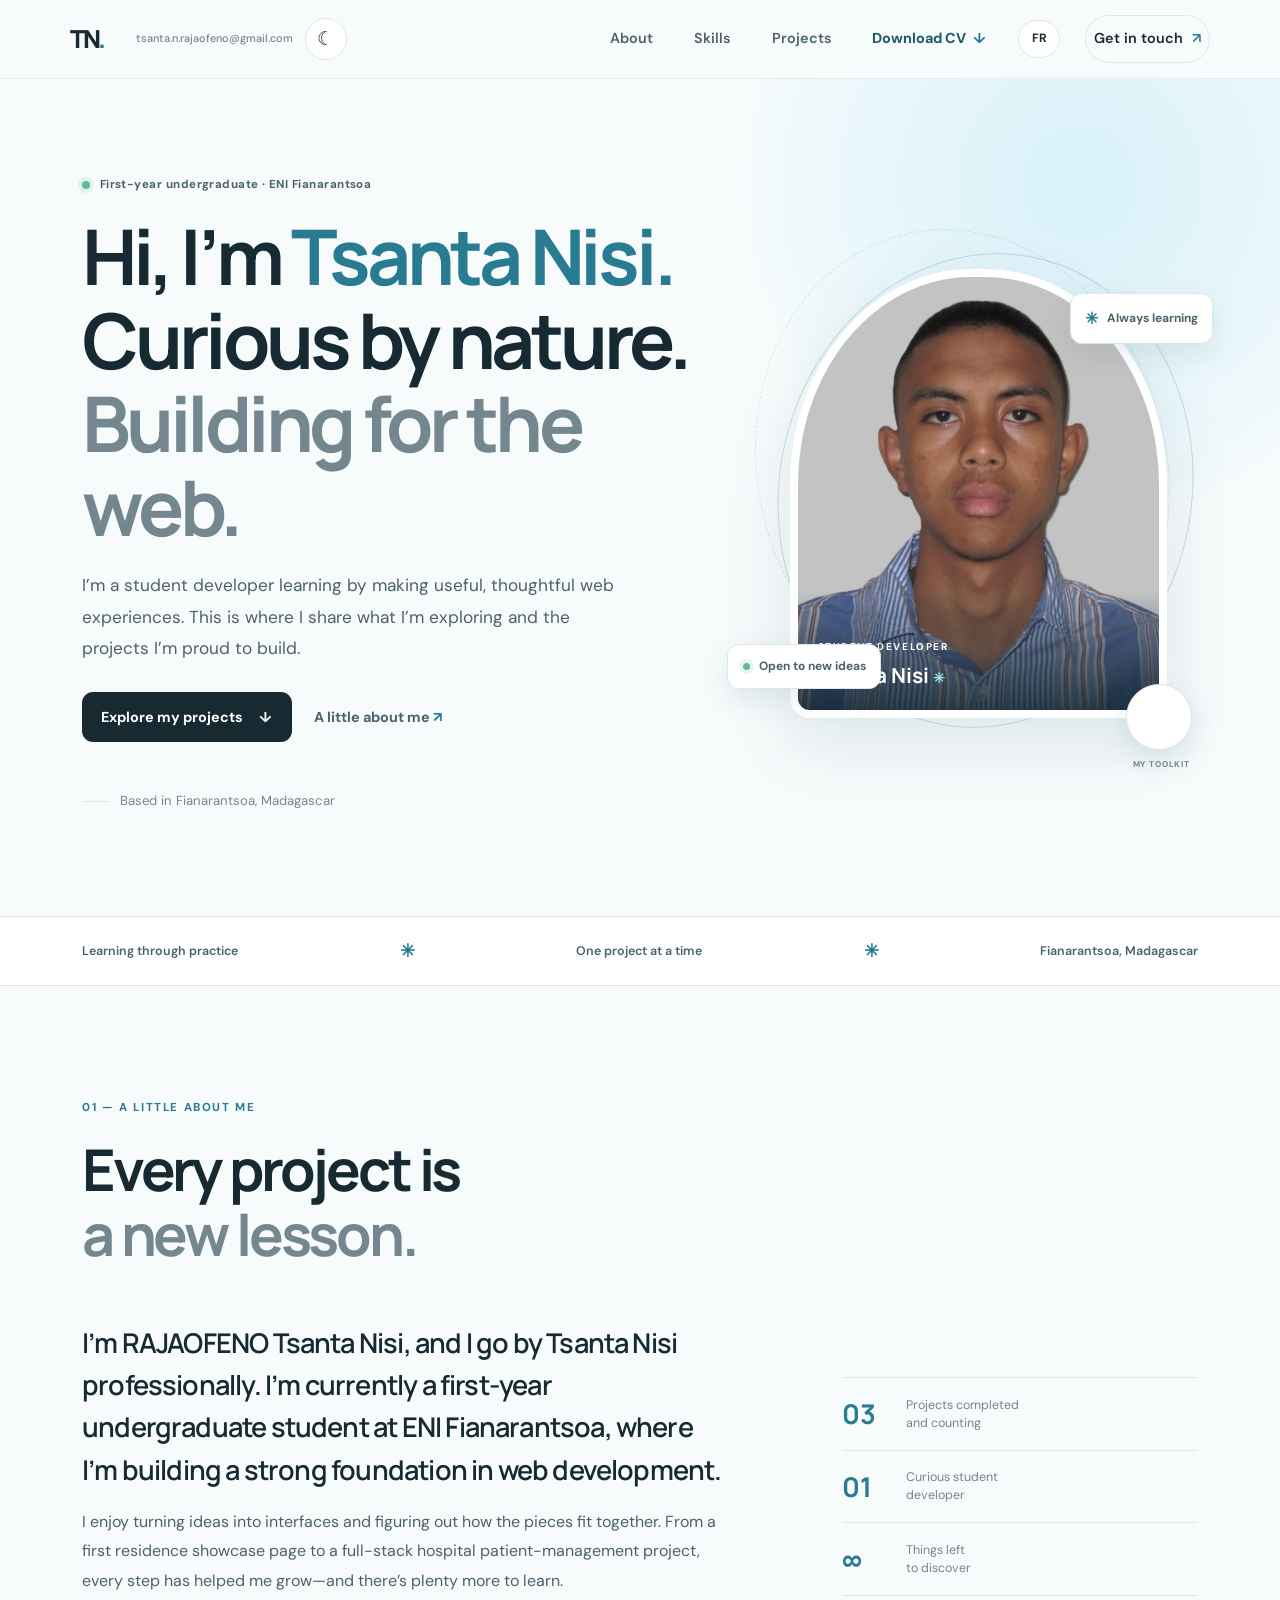
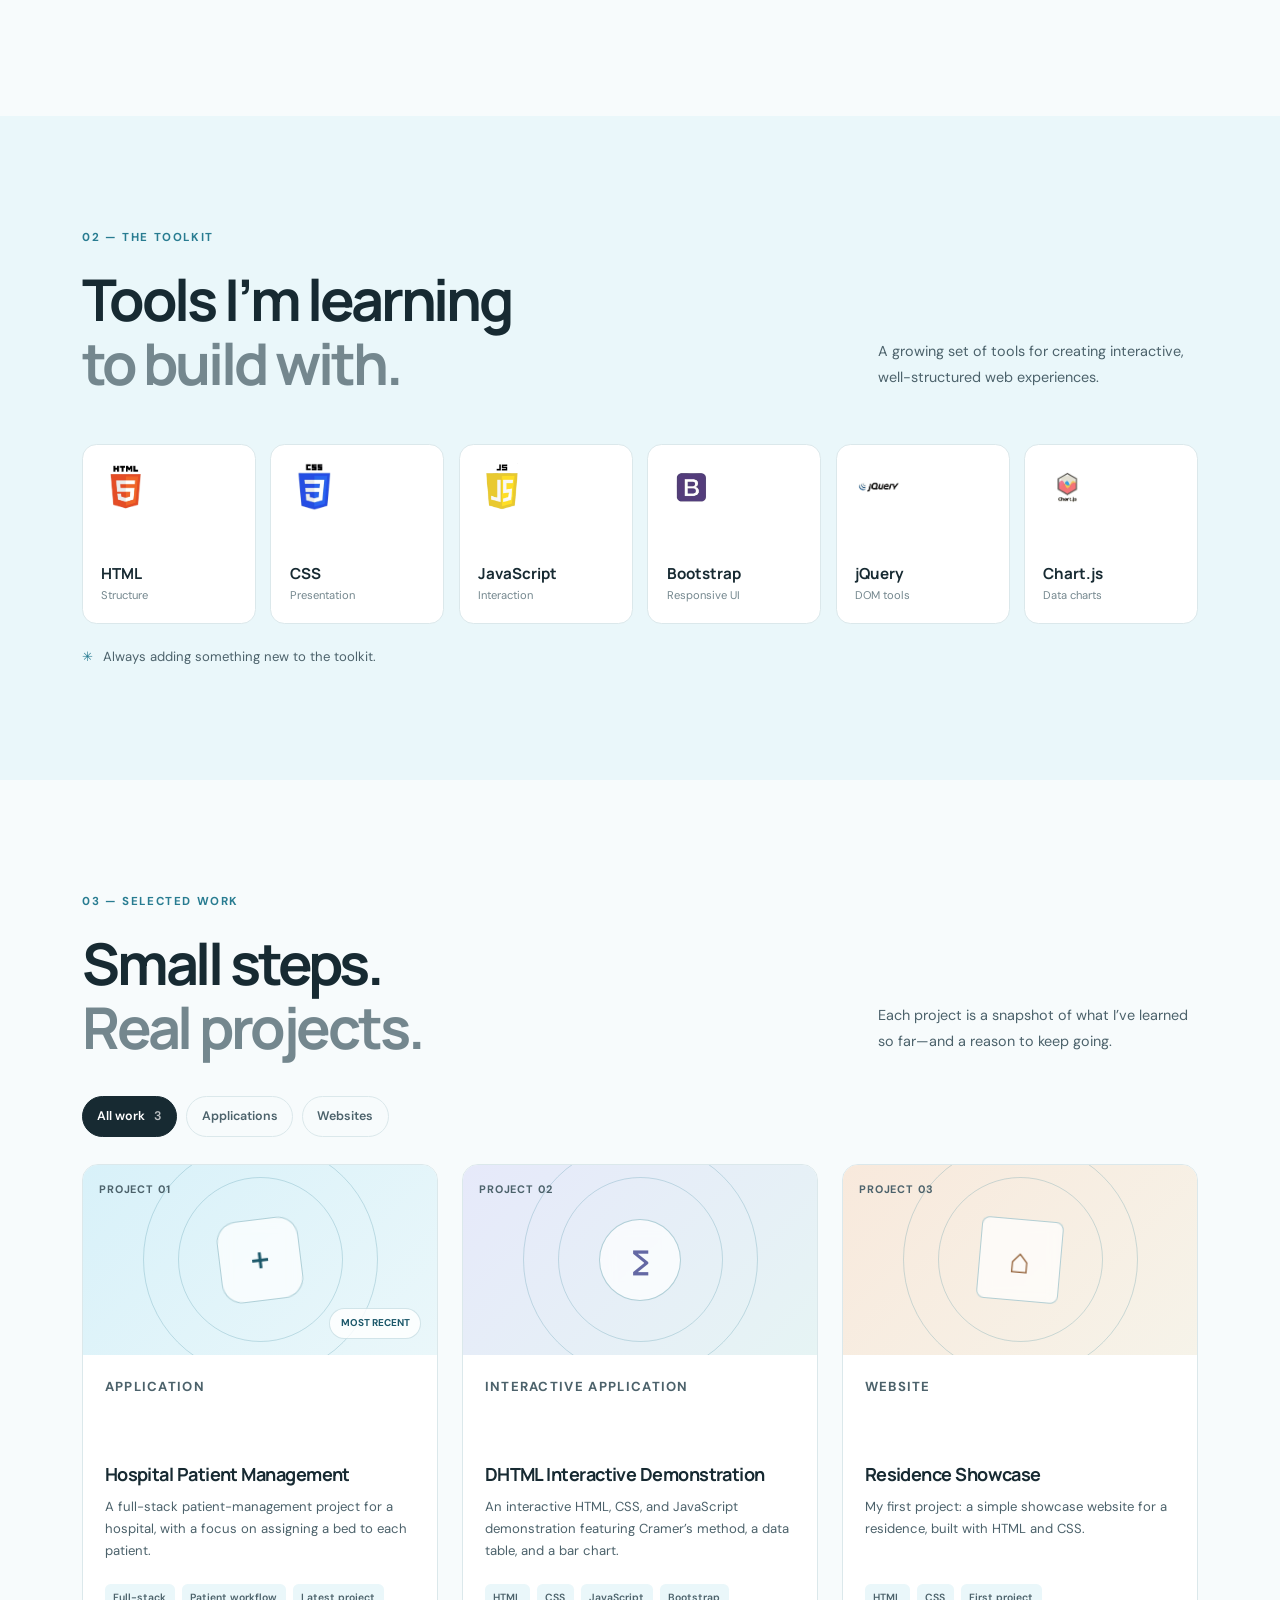
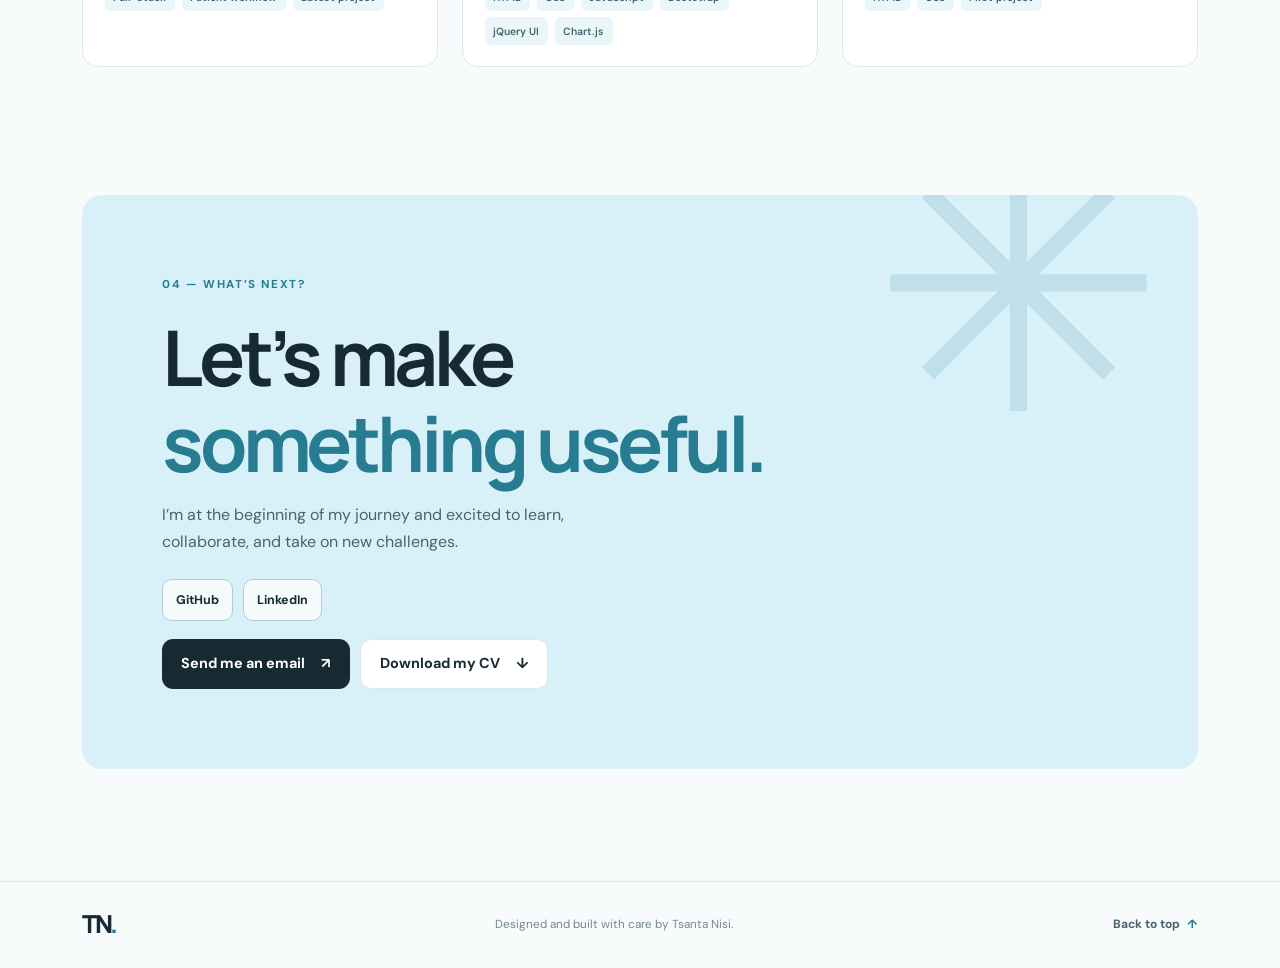
<file: index.html>
<!doctype html>
<html lang="en">
  <head>
    <meta charset="utf-8" />
    <meta http-equiv="refresh" content="0; url=./html/index.html" />
    <meta name="viewport" content="width=device-width, initial-scale=1" />
    <title>Tsanta Nisi | Portfolio</title>
    <script>
      window.location.replace("./html/index.html");
    </script>
  </head>
  <body>
    <p>Redirecting to <a href="./html/index.html">portfolio</a>...</p>
  </body>
</html>
</file>
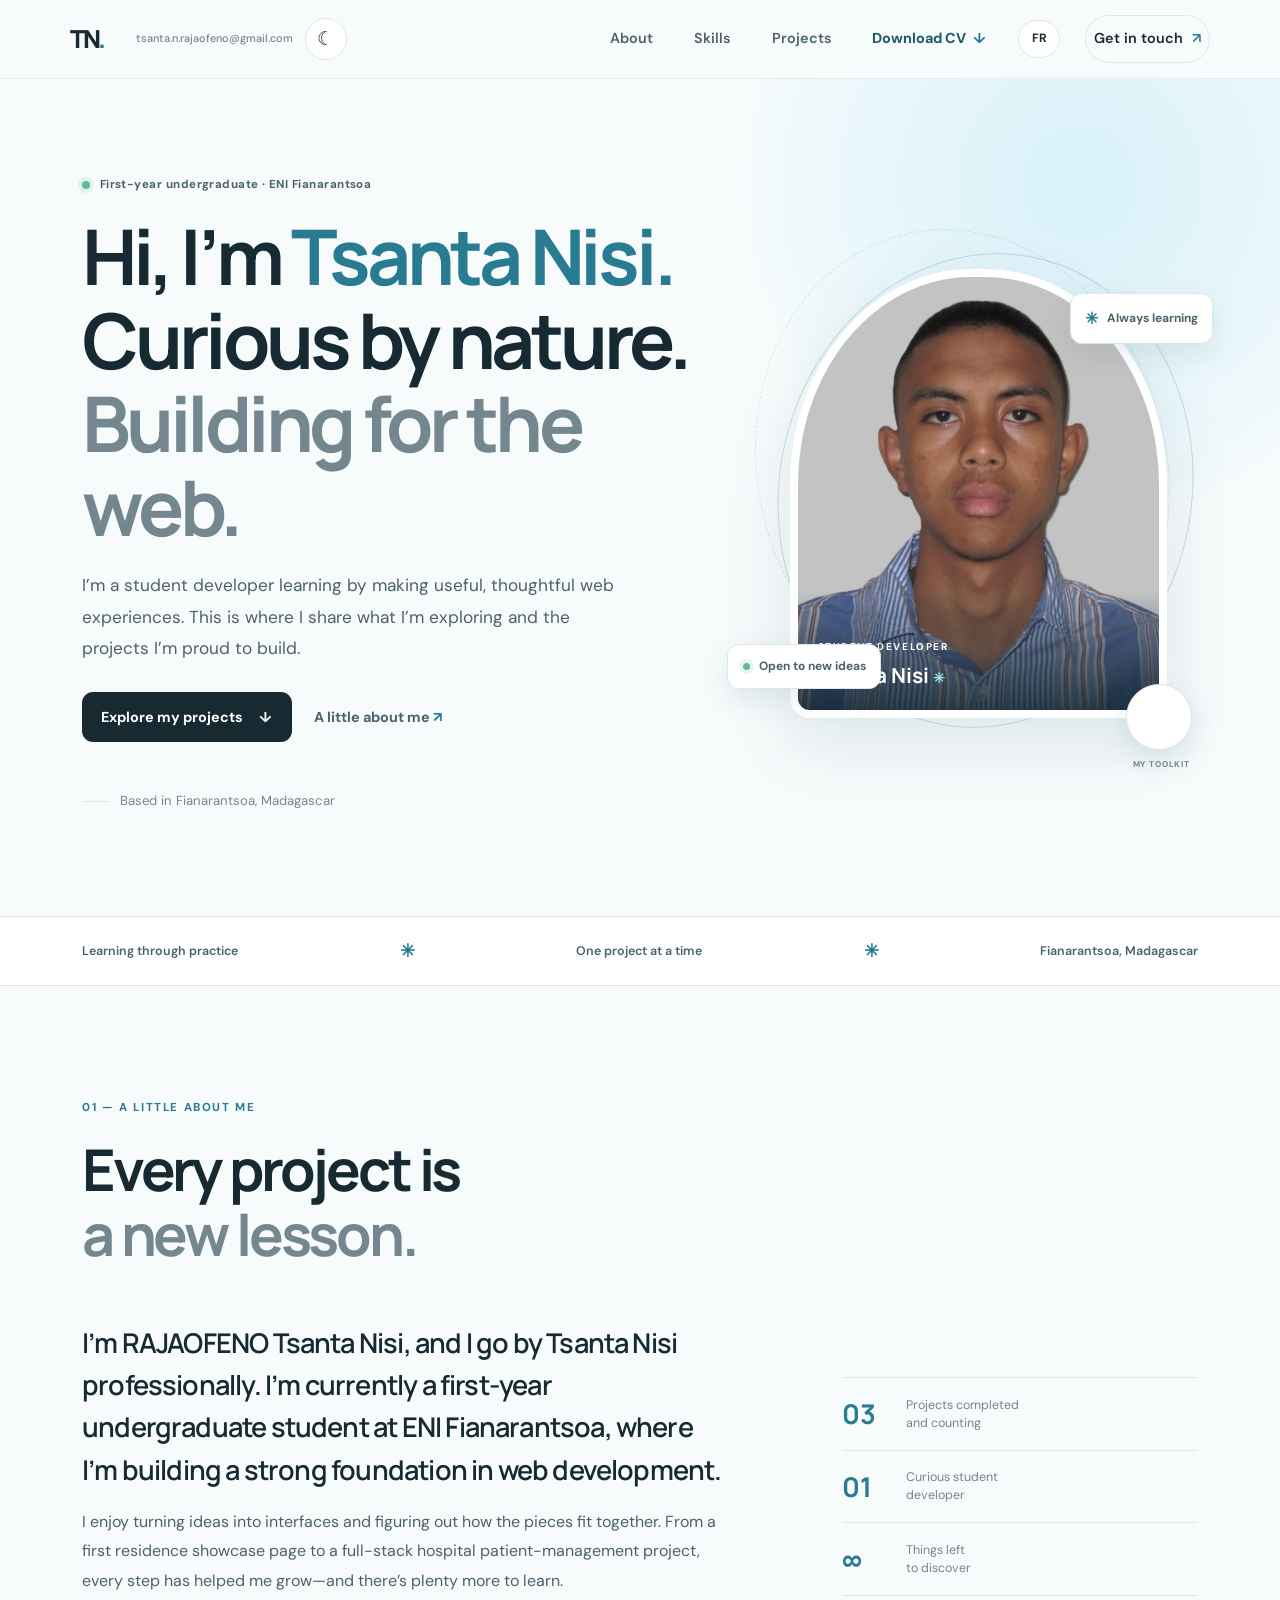
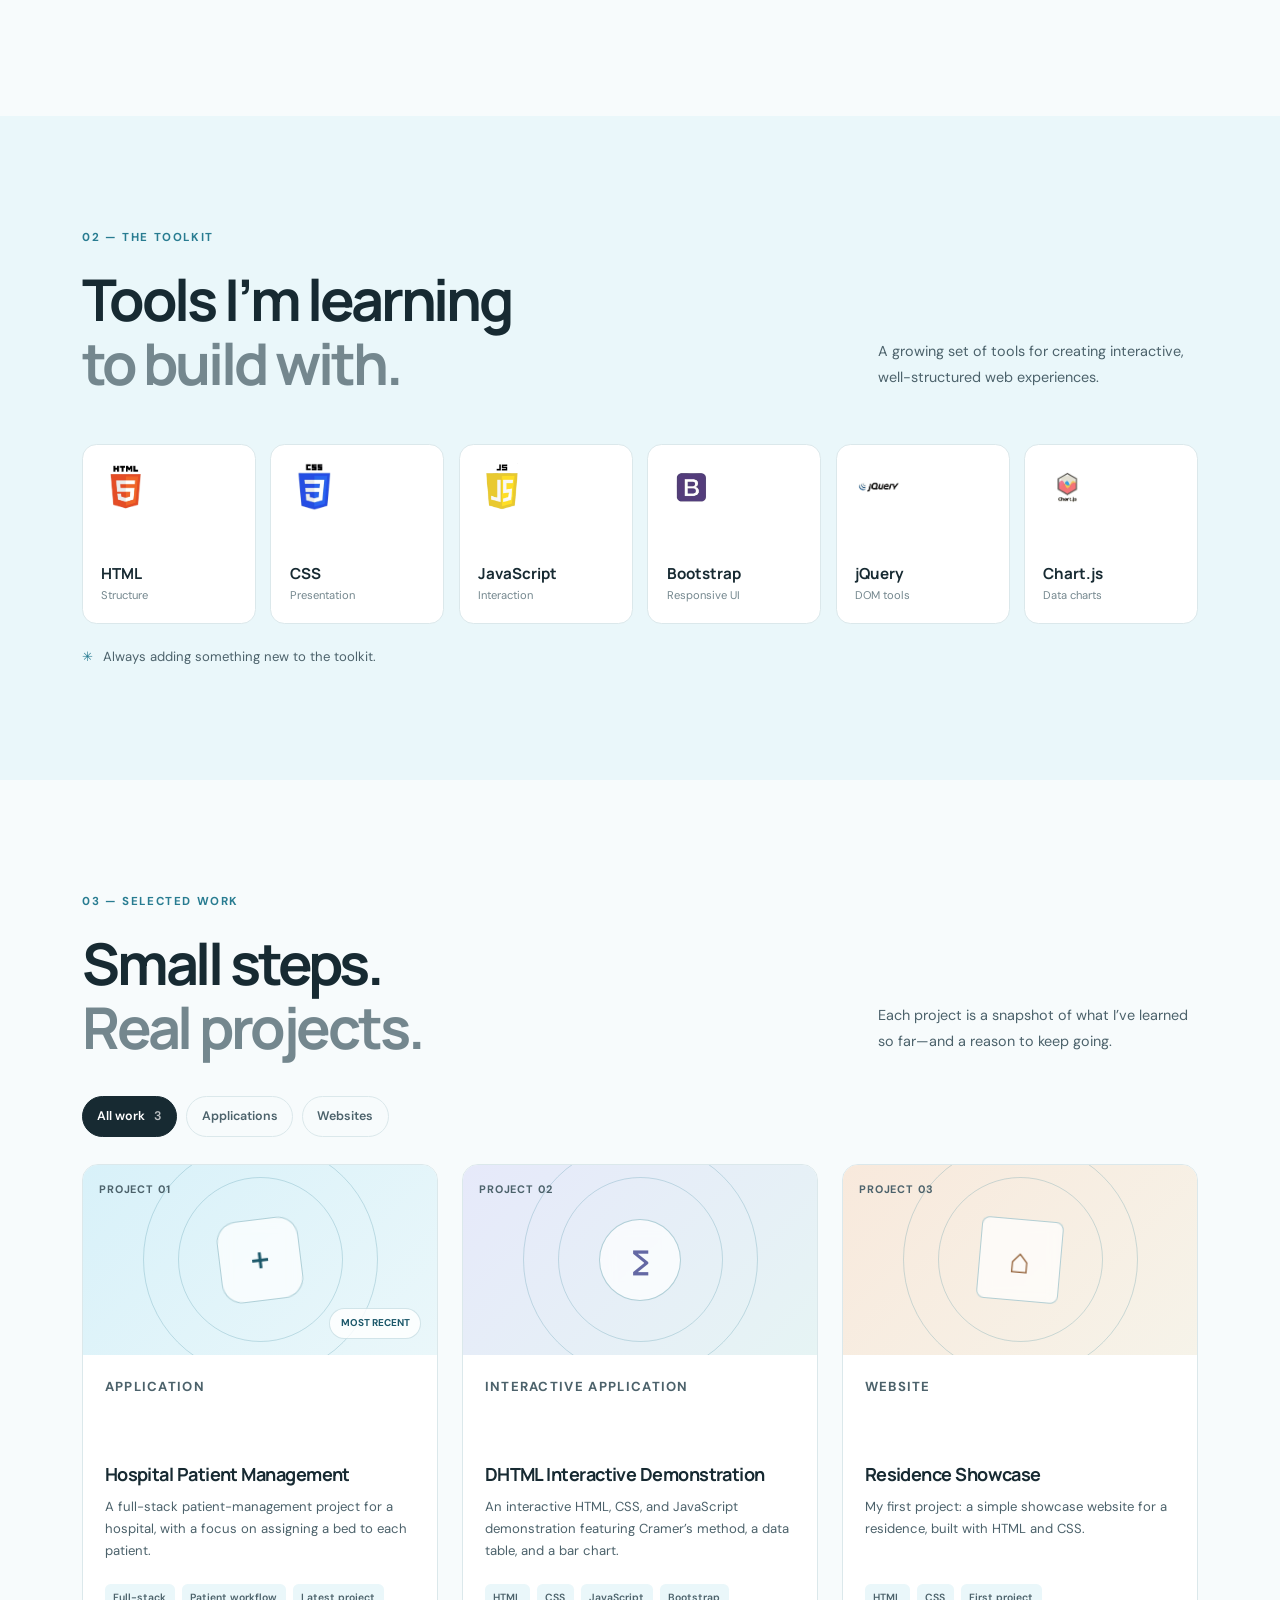
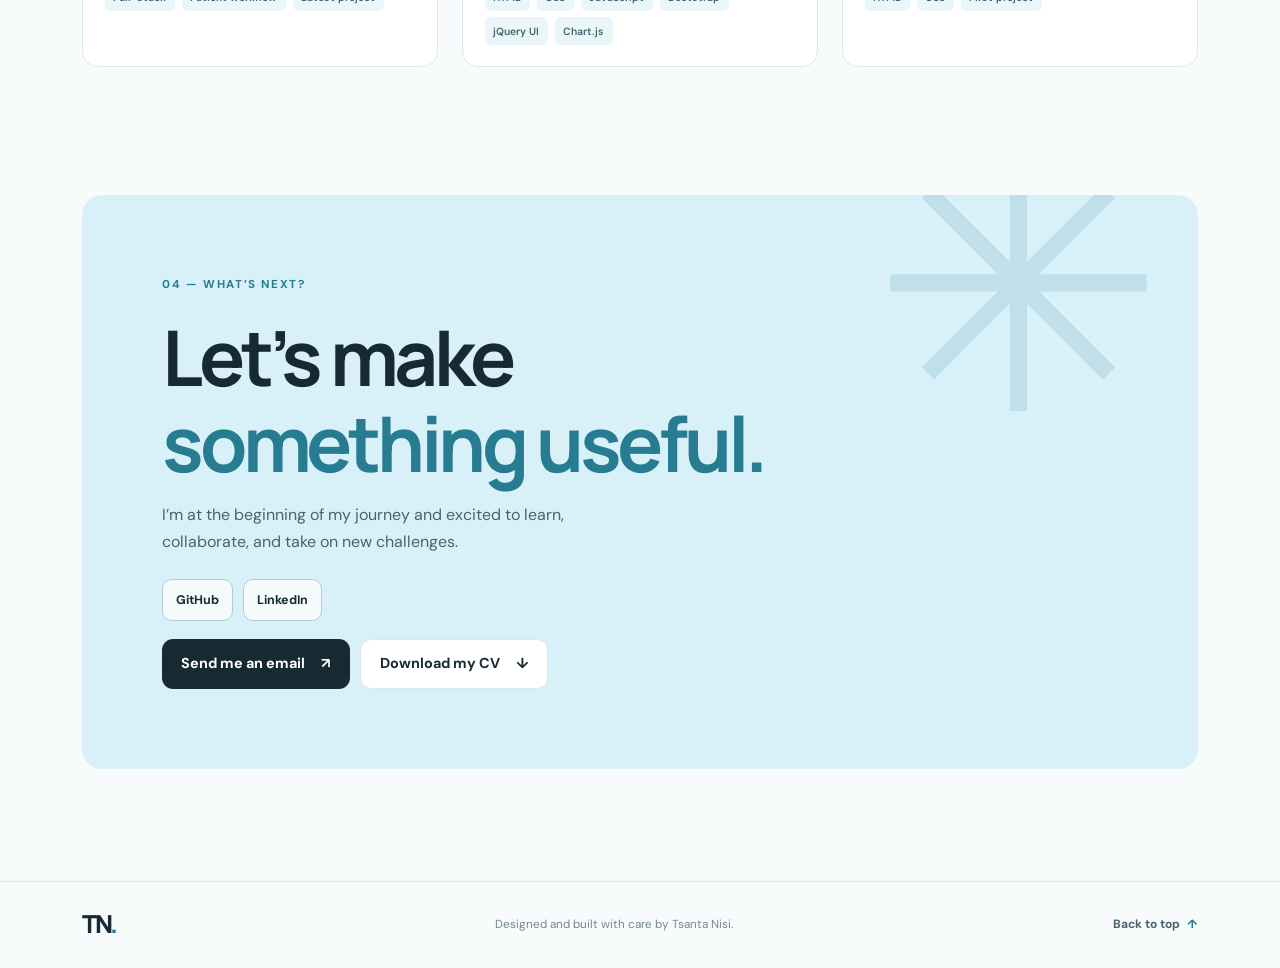
<file: html/index.html>
<!doctype html>
<html lang="en">
  <head>
    <meta charset="utf-8" />
    <meta name="viewport" content="width=device-width, initial-scale=1" />
    <meta name="theme-color" content="#f5fbfd" />
    <meta
      name="description"
      content="The portfolio of Tsanta Nisi, a first-year undergraduate student at ENI Fianarantsoa, Madagascar."
    />
    <title>Tsanta Nisi | Student Developer</title>
    <link rel="preconnect" href="https://fonts.googleapis.com" />
    <link rel="preconnect" href="https://fonts.gstatic.com" crossorigin />
    <link
      href="https://fonts.googleapis.com/css2?family=DM+Sans:wght@400;500;600;700&family=Manrope:wght@400;500;600;700;800&display=swap"
      rel="stylesheet"
    />
    <link
      href="https://cdn.jsdelivr.net/npm/bootstrap@5.3.3/dist/css/bootstrap.min.css"
      rel="stylesheet"
    />
    <link rel="stylesheet" href="../css/style.css" />
    <link rel="icon" href="../Photos/icon.png" type="image/x-icon" />
  </head>
  <body>
    <a class="skip-link" href="#main">Skip to content</a>
    <header class="site-header">
      <nav
        class="navbar navbar-expand-lg container"
        aria-label="Main navigation"
      >
        <a
          class="navbar-brand brand-mark"
          href="#home"
          aria-label="Tsanta Nisi, home"
          >TN<span>.</span></a
        >
        <a
          class="nav-email"
          href="mailto:tsanta.n.rajaofeno@gmail.com"
          aria-label="Email Tsanta Nisi"
          >tsanta.n.rajaofeno@gmail.com</a
        >
        <div class="nav-actions">
          <button
            class="theme-toggle"
            id="theme-toggle"
            type="button"
            aria-label="Switch to dark theme"
            title="Switch theme"
          >
            <span class="theme-icon" aria-hidden="true">☾</span>
          </button>
          <button
            class="navbar-toggler menu-toggle"
            type="button"
            aria-label="Open navigation menu"
            aria-expanded="false"
            aria-controls="primary-navigation"
          >
            <span class="menu-lines" aria-hidden="true"></span>
          </button>
        </div>
        <div class="navbar-collapse" id="primary-navigation">
          <ul class="navbar-nav ms-auto align-items-lg-center">
            <li class="nav-item">
              <a class="nav-link" href="#about">About</a>
            </li>
            <li class="nav-item">
              <a class="nav-link" href="#skills">Skills</a>
            </li>
            <li class="nav-item">
              <a class="nav-link" href="#projects">Projects</a>
            </li>
            <li class="nav-item">
              <a
                class="nav-link nav-cv"
                href="../cv/My_CV.pdf"
                download="Tsanta_Nisi_CV.pdf"
              >
                Download CV <span aria-hidden="true">↓</span>
              </a>
            </li>
            <li class="nav-item">
              <button
                class="language-toggle"
                id="language-toggle"
                type="button"
                lang="fr"
                aria-label="Passer en français"
              >
                FR
              </button>
            </li>
            <li class="nav-item">
              <a class="nav-link nav-contact" href="#contact"
                >Get in touch <span aria-hidden="true">↗</span></a
              >
            </li>
          </ul>
        </div>
      </nav>
    </header>

    <main id="main">
      <section class="hero-section section-shell" id="home">
        <div class="container">
          <div class="row align-items-center gy-5">
            <div class="col-lg-7 hero-copy">
              <p class="eyebrow">
                <span class="status-dot"></span> First-year undergraduate · ENI
                Fianarantsoa
              </p>
              <h1>
                Hi, I’m <span class="name-highlight">Tsanta Nisi.</span
                ><br />Curious by nature.<br /><span class="heading-muted"
                  >Building for the web.</span
                >
              </h1>
              <p class="hero-intro">
                I’m a student developer learning by making useful, thoughtful
                web experiences. This is where I share what I’m exploring and
                the projects I’m proud to build.
              </p>
              <div class="hero-cta">
                <a class="button button-primary" href="#projects"
                  >Explore my projects <span aria-hidden="true">↓</span></a
                >
                <a class="text-link" href="#about"
                  >A little about me <span aria-hidden="true">↗</span></a
                >
              </div>
              <div
                class="hero-meta"
                aria-label="Based in Fianarantsoa, Madagascar"
              >
                <span class="meta-line"></span>
                <span>Based in Fianarantsoa, Madagascar</span>
              </div>
            </div>
            <div class="col-lg-5">
              <div class="profile-stage">
                <div class="profile-orbit orbit-one"></div>
                <div class="profile-orbit orbit-two"></div>
                <div class="profile-card">
                  <img
                    class="profile-photo"
                    src="../Photos/profile_photo.jpg"
                    alt="Portrait of Tsanta Nisi"
                  />
                  <div class="profile-caption">
                    <span class="caption-label">STUDENT DEVELOPER</span>
                    <span class="caption-name"
                      >Tsanta Nisi <span aria-hidden="true">✳</span></span
                    >
                  </div>
                </div>
                <div class="floating-note note-top">
                  <span class="note-spark" aria-hidden="true">✳</span> Always
                  learning
                </div>
                <div class="floating-note note-bottom">
                  <span class="note-dot" aria-hidden="true"></span> Open to new
                  ideas
                </div>
                <div class="skill-stack" aria-hidden="true">
                  <img src="../Photos/html_logo.png" alt="" />
                  <img src="../Photos/css_logo.png" alt="" />
                  <img src="../Photos/js_logo.png" alt="" />
                  <img src="../Photos/bootstrap_logo.png" alt="" />
                  <img src="../Photos/jquery_logo.png" alt="" />
                  <img src="../Photos/chartjs_logo.png" alt="" />
                </div>
                <span class="stack-label">MY TOOLKIT</span>
              </div>
            </div>
          </div>
        </div>
      </section>

      <section class="intro-strip" aria-label="Introduction">
        <div class="container intro-strip-inner">
          <span>Learning through practice</span
          ><span class="strip-star" aria-hidden="true">✳</span>
          <span>One project at a time</span
          ><span class="strip-star" aria-hidden="true">✳</span>
          <span>Fianarantsoa, Madagascar</span>
        </div>
      </section>

      <section class="section-shell about-section" id="about">
        <div class="container">
          <div class="section-heading">
            <p class="eyebrow">01 — A LITTLE ABOUT ME</p>
            <h2>
              Every project is<br /><span class="heading-muted"
                >a new lesson.</span
              >
            </h2>
          </div>
          <div class="row align-items-end gy-4 about-content">
            <div class="col-lg-7">
              <p class="about-lead">
                I’m RAJAOFENO Tsanta Nisi, and I go by Tsanta Nisi
                professionally. I’m currently a first-year undergraduate student
                at ENI Fianarantsoa, where I’m building a strong foundation in
                web development.
              </p>
              <p class="body-copy">
                I enjoy turning ideas into interfaces and figuring out how the
                pieces fit together. From a first residence showcase page to a
                full-stack hospital patient-management project, every step has
                helped me grow—and there’s plenty more to learn.
              </p>
            </div>
            <div class="col-lg-4 offset-lg-1">
              <div class="about-facts">
                <div class="fact-item">
                  <span class="fact-number">03</span
                  ><span>Projects completed<br />and counting</span>
                </div>
                <div class="fact-item">
                  <span class="fact-number">01</span
                  ><span>Curious student<br />developer</span>
                </div>
                <div class="fact-item">
                  <span class="fact-number">∞</span
                  ><span>Things left<br />to discover</span>
                </div>
              </div>
            </div>
          </div>
        </div>
      </section>

      <section class="skills-section section-shell" id="skills">
        <div class="container">
          <div class="section-heading section-heading-row">
            <div>
              <p class="eyebrow">02 — THE TOOLKIT</p>
              <h2>
                Tools I’m learning<br /><span class="heading-muted"
                  >to build with.</span
                >
              </h2>
            </div>
            <p class="section-aside">
              A growing set of tools for creating interactive, well-structured
              web experiences.
            </p>
          </div>
          <div class="skills-grid">
            <div class="skill-item">
              <img src="../Photos/html_logo.png" alt="" loading="lazy" /><span
                >HTML</span
              ><small>Structure</small>
            </div>
            <div class="skill-item">
              <img src="../Photos/css_logo.png" alt="" loading="lazy" /><span
                >CSS</span
              ><small>Presentation</small>
            </div>
            <div class="skill-item">
              <img src="../Photos/js_logo.png" alt="" loading="lazy" /><span
                >JavaScript</span
              ><small>Interaction</small>
            </div>
            <div class="skill-item">
              <img
                src="../Photos/bootstrap_logo.png"
                alt=""
                loading="lazy"
              /><span>Bootstrap</span><small>Responsive UI</small>
            </div>
            <div class="skill-item">
              <img src="../Photos/jquery_logo.png" alt="" loading="lazy" /><span
                >jQuery</span
              ><small>DOM tools</small>
            </div>
            <div class="skill-item">
              <img
                src="../Photos/chartjs_logo.png"
                alt=""
                loading="lazy"
              /><span>Chart.js</span><small>Data charts</small>
            </div>
          </div>
          <p class="skills-note">
            <span aria-hidden="true">✳</span> Always adding something new to the
            toolkit.
          </p>
        </div>
      </section>

      <section class="section-shell projects-section" id="projects">
        <div class="container">
          <div class="section-heading section-heading-row">
            <div>
              <p class="eyebrow">03 — SELECTED WORK</p>
              <h2>
                Small steps.<br /><span class="heading-muted"
                  >Real projects.</span
                >
              </h2>
            </div>
            <p class="section-aside">
              Each project is a snapshot of what I’ve learned so far—and a
              reason to keep going.
            </p>
          </div>
          <div
            class="project-filters"
            role="group"
            aria-label="Filter projects"
          >
            <button
              class="filter-button is-active"
              type="button"
              data-filter="all"
              aria-pressed="true"
            >
              All work <span>03</span>
            </button>
            <button
              class="filter-button"
              type="button"
              data-filter="application"
              aria-pressed="false"
            >
              Applications
            </button>
            <button
              class="filter-button"
              type="button"
              data-filter="web"
              aria-pressed="false"
            >
              Websites
            </button>
          </div>
          <div
            class="row g-4 project-grid"
            id="project-grid"
            aria-live="polite"
          ></div>
          <noscript
            ><p class="noscript-message">
              Enable JavaScript to see the project list.
            </p></noscript
          >
        </div>
      </section>

      <section class="contact-section section-shell" id="contact">
        <div class="container">
          <div class="contact-panel">
            <div class="contact-decoration" aria-hidden="true">✳</div>
            <p class="eyebrow">04 — WHAT’S NEXT?</p>
            <h2>Let’s make<br /><span>something useful.</span></h2>
            <p class="contact-copy">
              I’m at the beginning of my journey and excited to learn,
              collaborate, and take on new challenges.
            </p>
            <div
              class="profile-links"
              id="profile-links"
              aria-label="Social profiles"
            ></div>
            <div class="contact-actions">
              <a
                class="button button-primary email-link"
                href="mailto:tsanta.n.rajaofeno@gmail.com"
              >
                <span data-contact-email>Send me an email</span>
                <span aria-hidden="true">↗</span>
              </a>
              <a
                class="button cv-button"
                href="../cv/My_CV.pdf"
                download="Tsanta_Nisi_CV.pdf"
              >
                <span data-contact-cv>Download my CV</span>
                <span aria-hidden="true">↓</span>
              </a>
            </div>
            <!-- <p class="contact-hint">To add your profiles, update the links in <code>js/script.js</code>.</p> -->
          </div>
        </div>
      </section>
    </main>

    <footer class="site-footer">
      <div class="container footer-inner">
        <a class="brand-mark footer-brand" href="#home" aria-label="Back to top"
          >TN<span>.</span></a
        >
        <p>Designed and built with care by Tsanta Nisi.</p>
        <a class="back-to-top" href="#home"
          >Back to top <span aria-hidden="true">↑</span></a
        >
      </div>
    </footer>

    <script
      src="https://code.jquery.com/jquery-3.7.1.min.js"
      integrity="sha256-/JqT3SQfawRcv/BIHPThkBvs0OEvtFFmqPF/lYI/Cxo="
      crossorigin="anonymous"
    ></script>
    <script src="../js/script.js"></script>
  </body>
</html>
</file>
<file: css/style.css>
:root {
  color-scheme: light;
  --page: #f7fbfc;
  --surface: #ffffff;
  --surface-soft: #eaf7fa;
  --surface-blue: #d8f1f9;
  --ink: #172a32;
  --ink-soft: #4c626b;
  --muted: #74878e;
  --line: #dbe8eb;
  --accent: #287c91;
  --accent-dark: #1c586a;
  --accent-pale: #d8f1f9;
  --shadow: 0 24px 70px rgba(27, 73, 87, 0.12);
  --display-font: "Manrope", "DM Sans", sans-serif;
  --body-font: "DM Sans", sans-serif;
}

html {
  scroll-behavior: smooth;
  scroll-padding-top: 5.5rem;
}

body {
  margin: 0;
  background: var(--page);
  color: var(--ink);
  font-family: var(--body-font);
  font-size: 16px;
  line-height: 1.65;
  transition: background-color 240ms ease, color 240ms ease;
}

body[data-theme="dark"] {
  color-scheme: dark;
  --page: #101c22;
  --surface: #17272f;
  --surface-soft: #1b3039;
  --surface-blue: #203b46;
  --ink: #ecf6f8;
  --ink-soft: #bdcdd2;
  --muted: #8ea4ac;
  --line: #2b424b;
  --accent: #8bd1e2;
  --accent-dark: #c1eaf2;
  --accent-pale: #25434e;
  --shadow: 0 24px 70px rgba(0, 0, 0, 0.28);
}

* {
  box-sizing: border-box;
}

a {
  color: inherit;
}

button {
  font: inherit;
}

.skip-link {
  position: fixed;
  z-index: 20;
  top: 0.75rem;
  left: 0.75rem;
  padding: 0.65rem 1rem;
  transform: translateY(-160%);
  border-radius: 0.5rem;
  background: var(--ink);
  color: var(--surface);
}

.skip-link:focus {
  transform: translateY(0);
}

.site-header {
  position: sticky;
  z-index: 10;
  top: 0;
  border-bottom: 1px solid color-mix(in srgb, var(--line) 72%, transparent);
  background: color-mix(in srgb, var(--page) 91%, transparent);
  backdrop-filter: blur(16px);
}

.navbar {
  min-height: 78px;
  padding-top: 0;
  padding-bottom: 0;
}

.brand-mark {
  color: var(--ink);
  font-family: var(--display-font);
  font-size: 1.55rem;
  font-weight: 800;
  letter-spacing: -0.1em;
}

.brand-mark span {
  color: var(--accent);
}

.navbar-brand {
  margin-right: 2rem;
}

.nav-email {
  color: var(--muted);
  font-size: 0.68rem;
  font-weight: 500;
  text-decoration: none;
  white-space: nowrap;
  transition: color 160ms ease;
}

.nav-email:hover,
.nav-email:focus-visible {
  color: var(--accent-dark);
}

.navbar-nav {
  gap: 1.55rem;
}

.nav-link {
  color: var(--ink-soft);
  font-size: 0.9rem;
  font-weight: 600;
  transition: color 160ms ease;
}

.nav-link:hover,
.nav-link:focus-visible {
  color: var(--accent);
}

.nav-link.nav-contact {
  padding: 0.7rem 1rem;
  border: 1px solid var(--line);
  border-radius: 999px;
  color: var(--ink);
}

.nav-contact span {
  margin-left: 0.3rem;
  color: var(--accent);
}

.nav-link.nav-cv {
  color: var(--accent-dark);
  font-weight: 700;
}

.nav-link.nav-cv span {
  margin-left: 0.2rem;
  color: var(--accent);
}

.language-toggle {
  min-width: 42px;
  min-height: 38px;
  padding: 0.35rem 0.65rem;
  border: 1px solid var(--line);
  border-radius: 999px;
  background: var(--surface);
  color: var(--ink);
  cursor: pointer;
  font-size: 0.75rem;
  font-weight: 700;
  transition: border-color 160ms ease, color 160ms ease;
}

.language-toggle:hover {
  border-color: var(--accent);
  color: var(--accent-dark);
}

.nav-actions {
  display: flex;
  align-items: center;
  gap: 0.65rem;
  margin-left: auto;
}

.theme-toggle,
.menu-toggle {
  display: inline-grid;
  width: 42px;
  height: 42px;
  place-items: center;
  border: 1px solid var(--line);
  border-radius: 50%;
  background: var(--surface);
  color: var(--ink);
  cursor: pointer;
  transition: border-color 180ms ease, transform 180ms ease;
}

.theme-toggle:hover,
.menu-toggle:hover {
  transform: translateY(-2px);
  border-color: var(--accent);
}

.theme-icon {
  font-size: 1.2rem;
  line-height: 1;
}

.menu-toggle {
  display: none;
}

.section-shell {
  padding: 7rem 0;
}

.hero-section {
  position: relative;
  overflow: hidden;
  padding-top: 6rem;
  padding-bottom: 6.5rem;
}

.hero-section::before {
  position: absolute;
  top: -15rem;
  right: -9rem;
  width: 43rem;
  height: 43rem;
  border-radius: 50%;
  background: radial-gradient(circle, var(--surface-blue) 0%, color-mix(in srgb, var(--surface-blue) 20%, transparent) 64%, transparent 70%);
  content: "";
  pointer-events: none;
}

.hero-copy {
  position: relative;
  z-index: 1;
}

.eyebrow {
  margin-bottom: 1.25rem;
  color: var(--accent);
  font-size: 0.72rem;
  font-weight: 700;
  letter-spacing: 0.14em;
  text-transform: uppercase;
}

.hero-copy .eyebrow {
  display: flex;
  align-items: center;
  gap: 0.6rem;
  color: var(--ink-soft);
  letter-spacing: 0.04em;
  text-transform: none;
}

.status-dot,
.note-dot {
  width: 8px;
  height: 8px;
  flex: 0 0 8px;
  border-radius: 50%;
  background: #64b99a;
  box-shadow: 0 0 0 4px rgba(100, 185, 154, 0.14);
}

h1,
h2,
p {
  margin-top: 0;
}

h1,
h2 {
  font-family: var(--display-font);
  font-weight: 700;
  letter-spacing: -0.055em;
}

h1 {
  margin-bottom: 1.35rem;
  font-size: clamp(3rem, 6vw, 5.55rem);
  line-height: 1.09;
}

.name-highlight {
  color: var(--accent);
}

.heading-muted {
  color: var(--muted);
}

.hero-intro {
  max-width: 34rem;
  margin-bottom: 1.8rem;
  color: var(--ink-soft);
  font-size: 1.08rem;
  line-height: 1.8;
}

.hero-cta {
  display: flex;
  flex-wrap: wrap;
  align-items: center;
  gap: 1.4rem;
}

.button {
  display: inline-flex;
  min-height: 50px;
  align-items: center;
  justify-content: center;
  gap: 1rem;
  padding: 0.75rem 1.15rem;
  border: 1px solid transparent;
  border-radius: 0.7rem;
  font-size: 0.9rem;
  font-weight: 700;
  text-decoration: none;
  transition: transform 180ms ease, background-color 180ms ease;
}

.button:hover {
  transform: translateY(-2px);
}

.button-primary {
  background: var(--ink);
  color: var(--surface);
}

.button-primary:hover {
  background: var(--accent-dark);
  color: var(--surface);
}

.text-link {
  color: var(--ink-soft);
  font-size: 0.9rem;
  font-weight: 700;
  text-decoration: none;
}

.text-link span {
  color: var(--accent);
}

.hero-meta {
  display: flex;
  align-items: center;
  gap: 0.65rem;
  margin-top: 3rem;
  color: var(--muted);
  font-size: 0.82rem;
}

.meta-line {
  width: 28px;
  height: 1px;
  background: var(--line);
}

.profile-stage {
  position: relative;
  width: min(100%, 430px);
  margin: 0 auto;
  padding: 2rem 1.3rem 2rem 2rem;
}

.profile-orbit {
  position: absolute;
  z-index: 0;
  border: 1px solid color-mix(in srgb, var(--accent) 23%, transparent);
  border-radius: 50%;
  pointer-events: none;
}

.orbit-one {
  inset: 3% -1% 4% 5%;
  transform: rotate(12deg);
}

.orbit-two {
  inset: -2% 5% 7% 0;
  border-style: dashed;
  opacity: 0.7;
  transform: rotate(-15deg);
}

.profile-card {
  position: relative;
  z-index: 1;
  overflow: hidden;
  aspect-ratio: 0.84;
  border: 8px solid var(--surface);
  border-radius: 48% 48% 1.25rem 1.25rem;
  background: var(--surface-blue);
  box-shadow: var(--shadow);
}

.profile-photo {
  width: 100%;
  height: 100%;
  object-fit: cover;
  object-position: center 35%;
}

.profile-caption {
  position: absolute;
  right: 0;
  bottom: 0;
  left: 0;
  display: flex;
  flex-direction: column;
  gap: 0.15rem;
  padding: 3rem 1.25rem 1.1rem;
  background: linear-gradient(transparent, rgba(14, 33, 40, 0.76));
  color: #fff;
}

.caption-label {
  font-size: 0.62rem;
  font-weight: 700;
  letter-spacing: 0.16em;
}

.caption-name {
  font-family: var(--display-font);
  font-size: 1.3rem;
  font-weight: 700;
}

.caption-name span {
  color: #9cdeeb;
  font-size: 0.9rem;
}

.floating-note {
  position: absolute;
  z-index: 2;
  display: flex;
  align-items: center;
  gap: 0.55rem;
  padding: 0.7rem 0.9rem;
  border: 1px solid var(--line);
  border-radius: 0.75rem;
  background: var(--surface);
  box-shadow: 0 10px 30px rgba(27, 73, 87, 0.1);
  color: var(--ink-soft);
  font-size: 0.75rem;
  font-weight: 700;
}

.note-top {
  top: 11%;
  right: -6%;
}

.note-bottom {
  bottom: 12%;
  left: -7%;
}

.note-spark {
  color: var(--accent);
  font-size: 1rem;
}

.note-dot {
  width: 7px;
  height: 7px;
  flex-basis: 7px;
}

.skill-stack {
  position: absolute;
  right: -1%;
  bottom: 0;
  z-index: 3;
  display: grid;
  width: 66px;
  height: 66px;
  place-items: center;
  border: 1px solid var(--line);
  border-radius: 50%;
  background: var(--surface);
  box-shadow: 0 10px 30px rgba(27, 73, 87, 0.13);
}

.skill-stack img {
  position: absolute;
  width: 35px;
  height: 35px;
  object-fit: contain;
  opacity: 0;
  animation: skill-cycle 18s infinite;
}

.skill-stack img:nth-child(1) { animation-delay: 0s; }
.skill-stack img:nth-child(2) { animation-delay: 3s; }
.skill-stack img:nth-child(3) { animation-delay: 6s; }
.skill-stack img:nth-child(4) { animation-delay: 9s; }
.skill-stack img:nth-child(5) { animation-delay: 12s; }
.skill-stack img:nth-child(6) { animation-delay: 15s; }

.stack-label {
  position: absolute;
  right: -0.15rem;
  bottom: -1.35rem;
  color: var(--muted);
  font-size: 0.52rem;
  font-weight: 700;
  letter-spacing: 0.1em;
}

@keyframes skill-cycle {
  0% { opacity: 0; transform: scale(0.65) rotate(-35deg); }
  4%, 13.66% { opacity: 1; transform: scale(1) rotate(0); }
  16.66%, 100% { opacity: 0; transform: scale(0.7) rotate(35deg); }
}

.intro-strip {
  border-top: 1px solid var(--line);
  border-bottom: 1px solid var(--line);
  background: var(--surface);
}

.intro-strip-inner {
  display: flex;
  min-height: 68px;
  align-items: center;
  justify-content: space-between;
  gap: 1rem;
  color: var(--ink-soft);
  font-size: 0.78rem;
  font-weight: 600;
}

.strip-star {
  color: var(--accent);
  font-size: 1.1rem;
}

.section-heading {
  margin-bottom: 3rem;
}

.section-heading h2,
.contact-panel h2 {
  margin-bottom: 0;
  font-size: clamp(2.5rem, 4.5vw, 4rem);
  line-height: 1.12;
}

.about-section {
  padding-bottom: 7.5rem;
}

.about-content {
  padding-top: 0.5rem;
}

.about-lead {
  max-width: 47rem;
  margin-bottom: 1rem;
  font-family: var(--display-font);
  font-size: clamp(1.25rem, 2.2vw, 1.7rem);
  font-weight: 600;
  letter-spacing: -0.03em;
  line-height: 1.55;
}

.body-copy {
  max-width: 43rem;
  margin-bottom: 0;
  color: var(--ink-soft);
  line-height: 1.85;
}

.about-facts {
  border-top: 1px solid var(--line);
}

.fact-item {
  display: flex;
  align-items: center;
  gap: 1rem;
  padding: 1rem 0;
  border-bottom: 1px solid var(--line);
  color: var(--muted);
  font-size: 0.78rem;
  line-height: 1.45;
}

.fact-number {
  min-width: 3rem;
  color: var(--accent);
  font-family: var(--display-font);
  font-size: 1.7rem;
  font-weight: 700;
}

.skills-section {
  background: var(--surface-soft);
}

.section-heading-row {
  display: flex;
  align-items: flex-end;
  justify-content: space-between;
  gap: 2rem;
}

.section-aside {
  max-width: 20rem;
  margin-bottom: 0.3rem;
  color: var(--ink-soft);
  font-size: 0.9rem;
  line-height: 1.8;
}

.skills-grid {
  display: grid;
  grid-template-columns: repeat(6, minmax(0, 1fr));
  gap: 0.9rem;
}

.skill-item {
  display: flex;
  min-height: 180px;
  flex-direction: column;
  align-items: flex-start;
  justify-content: flex-end;
  padding: 1.15rem;
  border: 1px solid var(--line);
  border-radius: 0.9rem;
  background: var(--surface);
  transition: transform 180ms ease, box-shadow 180ms ease;
}

.skill-item:hover {
  transform: translateY(-5px);
  box-shadow: 0 14px 32px rgba(27, 73, 87, 0.08);
}

.skill-item img {
  width: 48px;
  height: 48px;
  margin-bottom: auto;
  object-fit: contain;
}

.skill-item span {
  margin-top: 1rem;
  color: var(--ink);
  font-family: var(--display-font);
  font-size: 0.95rem;
  font-weight: 700;
}

.skill-item small {
  color: var(--muted);
  font-size: 0.7rem;
}

.skills-note {
  margin: 1.4rem 0 0;
  color: var(--ink-soft);
  font-size: 0.82rem;
}

.skills-note span {
  margin-right: 0.35rem;
  color: var(--accent);
}

.projects-section {
  padding-bottom: 8rem;
}

.project-filters {
  display: flex;
  flex-wrap: wrap;
  gap: 0.55rem;
  margin: -0.7rem 0 1.7rem;
}

.filter-button {
  padding: 0.55rem 0.9rem;
  border: 1px solid var(--line);
  border-radius: 999px;
  background: transparent;
  color: var(--ink-soft);
  cursor: pointer;
  font-size: 0.78rem;
  font-weight: 600;
  transition: background-color 160ms ease, color 160ms ease, border-color 160ms ease;
}

.filter-button:hover,
.filter-button.is-active {
  border-color: var(--ink);
  background: var(--ink);
  color: var(--surface);
}

.filter-button span {
  margin-left: 0.35rem;
  opacity: 0.7;
}

.project-card {
  height: 100%;
  overflow: hidden;
  border: 1px solid var(--line);
  border-radius: 1rem;
  background: var(--surface);
  transition: transform 180ms ease, box-shadow 180ms ease, border-color 180ms ease;
}

.project-card:hover {
  transform: translateY(-5px);
  border-color: color-mix(in srgb, var(--accent) 50%, var(--line));
  box-shadow: var(--shadow);
}

.project-visual {
  position: relative;
  display: flex;
  min-height: 190px;
  align-items: center;
  justify-content: center;
  overflow: hidden;
  background: var(--surface-blue);
}

.project-visual::before,
.project-visual::after {
  position: absolute;
  border: 1px solid color-mix(in srgb, var(--accent) 22%, transparent);
  border-radius: 50%;
  content: "";
}

.project-visual::before {
  width: 235px;
  height: 235px;
}

.project-visual::after {
  width: 165px;
  height: 165px;
}

.project-visual.visual-patient { background: linear-gradient(135deg, #d8f1f9, #eaf7fa); }
.project-visual.visual-math { background: linear-gradient(135deg, #e6e9fa, #e6f4f4); }
.project-visual.visual-residence { background: linear-gradient(135deg, #f8e9dc, #f6f3e9); }

body[data-theme="dark"] .project-visual.visual-patient { background: linear-gradient(135deg, #244c5b, #1d3943); }
body[data-theme="dark"] .project-visual.visual-math { background: linear-gradient(135deg, #333854, #1d3943); }
body[data-theme="dark"] .project-visual.visual-residence { background: linear-gradient(135deg, #4a3d35, #343a35); }

.visual-symbol {
  position: relative;
  z-index: 1;
  display: grid;
  width: 82px;
  height: 82px;
  place-items: center;
  border: 1px solid color-mix(in srgb, var(--accent) 35%, transparent);
  border-radius: 1.3rem;
  background: color-mix(in srgb, var(--surface) 72%, transparent);
  color: var(--accent-dark);
  font-family: var(--display-font);
  font-size: 2.2rem;
  font-weight: 600;
  transform: rotate(-7deg);
  backdrop-filter: blur(8px);
}

.visual-math .visual-symbol {
  border-radius: 50%;
  color: #6468a4;
  transform: rotate(0);
}

.visual-residence .visual-symbol {
  border-radius: 0.5rem;
  color: #9a6b45;
  transform: rotate(5deg);
}

.project-index {
  position: absolute;
  top: 1rem;
  left: 1rem;
  z-index: 1;
  color: var(--ink-soft);
  font-size: 0.68rem;
  font-weight: 700;
  letter-spacing: 0.08em;
}

.project-badge {
  position: absolute;
  right: 1rem;
  bottom: 1rem;
  z-index: 1;
  padding: 0.38rem 0.65rem;
  border: 1px solid color-mix(in srgb, var(--accent) 20%, transparent);
  border-radius: 999px;
  background: color-mix(in srgb, var(--surface) 82%, transparent);
  color: var(--accent-dark);
  font-size: 0.62rem;
  font-weight: 700;
}

.project-content {
  padding: 1.35rem;
}

.project-category {
  margin-bottom: 0.5rem;
  color: var(--accent);
  font-size: 0.68rem;
  font-weight: 700;
  letter-spacing: 0.1em;
  text-transform: uppercase;
}

.project-content h3 {
  margin-bottom: 0.6rem;
  font-family: var(--display-font);
  font-size: 1.13rem;
  font-weight: 700;
  letter-spacing: -0.03em;
}

.project-content p {
  min-height: 4.4rem;
  margin-bottom: 1.1rem;
  color: var(--ink-soft);
  font-size: 0.82rem;
  line-height: 1.7;
}

.project-tags {
  display: flex;
  flex-wrap: wrap;
  gap: 0.4rem;
}

.project-tag {
  padding: 0.32rem 0.55rem;
  border-radius: 0.35rem;
  background: var(--surface-soft);
  color: var(--ink-soft);
  font-size: 0.65rem;
  font-weight: 600;
}

.contact-section {
  padding-top: 0;
}

.contact-panel {
  position: relative;
  overflow: hidden;
  padding: clamp(2rem, 7vw, 5rem);
  border-radius: 1.25rem;
  background: var(--surface-blue);
}

.contact-decoration {
  position: absolute;
  top: -5rem;
  right: 2rem;
  color: color-mix(in srgb, var(--accent) 14%, transparent);
  font-size: 22rem;
  line-height: 1;
  pointer-events: none;
}

.contact-panel .eyebrow,
.contact-panel h2,
.contact-copy,
.profile-links,
.contact-hint {
  position: relative;
  z-index: 1;
}

.contact-panel h2 {
  max-width: 40rem;
  font-size: clamp(2.8rem, 6vw, 5rem);
}

.contact-panel h2 span {
  color: var(--accent);
}

.contact-copy {
  max-width: 29rem;
  margin: 1rem 0 1.5rem;
  color: var(--ink-soft);
}

.profile-links {
  display: flex;
  flex-wrap: wrap;
  gap: 0.65rem;
}

.contact-actions {
  display: flex;
  flex-wrap: wrap;
  gap: 0.65rem;
  margin-top: 1.1rem;
}

.cv-button {
  border-color: var(--line);
  background: var(--surface);
  color: var(--ink);
}

.cv-button:hover {
  border-color: var(--accent);
  background: var(--surface);
  color: var(--accent-dark);
}

.profile-link-placeholder {
  display: inline-flex;
  min-height: 42px;
  align-items: center;
  gap: 0.65rem;
  padding: 0.45rem 0.8rem;
  border: 1px solid color-mix(in srgb, var(--accent) 25%, var(--line));
  border-radius: 0.6rem;
  background: color-mix(in srgb, var(--surface) 76%, transparent);
  color: var(--ink);
  font-size: 0.78rem;
  font-weight: 700;
  text-decoration: none;
  transition: border-color 160ms ease, transform 160ms ease;
}

a.profile-link-placeholder:hover {
  transform: translateY(-2px);
  border-color: var(--accent);
}

.profile-link-placeholder small {
  color: var(--muted);
  font-size: 0.65rem;
  font-weight: 500;
}

.contact-hint {
  margin: 0.8rem 0 0;
  color: var(--muted);
  font-size: 0.72rem;
}

.contact-hint code {
  color: var(--accent-dark);
}

.site-footer {
  border-top: 1px solid var(--line);
}

.footer-inner {
  display: flex;
  min-height: 86px;
  align-items: center;
  justify-content: space-between;
  gap: 1rem;
}

.footer-brand {
  text-decoration: none;
}

.footer-inner p {
  margin: 0;
  color: var(--muted);
  font-size: 0.73rem;
}

.back-to-top {
  color: var(--ink-soft);
  font-size: 0.75rem;
  font-weight: 700;
  text-decoration: none;
}

.back-to-top span {
  margin-left: 0.25rem;
  color: var(--accent);
}

.noscript-message {
  color: var(--ink-soft);
}

:focus-visible {
  outline: 3px solid var(--accent);
  outline-offset: 3px;
}

@media (max-width: 991.98px) {
  .navbar {
    position: relative;
  }

  .menu-toggle {
    display: inline-grid;
  }

  .menu-lines,
  .menu-lines::before,
  .menu-lines::after {
    display: block;
    width: 16px;
    height: 1.5px;
    border-radius: 2px;
    background: currentColor;
  }

  .menu-lines {
    position: relative;
  }

  .menu-lines::before,
  .menu-lines::after {
    position: absolute;
    left: 0;
    content: "";
  }

  .menu-lines::before { top: -5px; }
  .menu-lines::after { top: 5px; }

  .navbar-collapse {
    position: absolute;
    top: calc(100% - 0.25rem);
    right: 0.75rem;
    left: 0.75rem;
    display: none;
    padding: 0.75rem;
    border: 1px solid var(--line);
    border-radius: 0.9rem;
    background: var(--surface);
    box-shadow: var(--shadow);
  }

  .navbar-collapse.is-open {
    display: block;
  }

  .navbar-nav {
    align-items: stretch !important;
    gap: 0.2rem;
  }

  .nav-link {
    padding: 0.7rem 0.8rem;
  }

  .nav-link.nav-contact {
    display: inline-block;
    margin-top: 0.3rem;
  }

  .section-shell {
    padding: 5.5rem 0;
  }

  .hero-section {
    padding-top: 4.5rem;
  }

  .skills-grid {
    grid-template-columns: repeat(3, minmax(0, 1fr));
  }

  .projects-section {
    padding-bottom: 6rem;
  }
}

@media (min-width: 992px) {
  .nav-email {
    margin-right: 0.75rem;
  }
}

@media (max-width: 575.98px) {
  .navbar {
    min-height: 68px;
  }

  .navbar-brand {
    margin-right: 0.65rem;
  }

  .nav-email {
    font-size: 0.6rem;
  }

  .hero-section {
    padding-top: 3.75rem;
    padding-bottom: 4.5rem;
  }

  h1 {
    font-size: clamp(2.7rem, 12vw, 4rem);
  }

  .hero-intro {
    font-size: 0.97rem;
  }

  .hero-meta {
    margin-top: 2rem;
  }

  .profile-stage {
    max-width: 360px;
    padding: 1.4rem 1.2rem;
  }

  .note-top {
    right: -2%;
  }

  .note-bottom {
    left: -2%;
  }

  .intro-strip-inner {
    min-height: 60px;
    justify-content: center;
    font-size: 0.66rem;
  }

  .intro-strip-inner span:nth-of-type(3),
  .intro-strip-inner span:nth-of-type(4),
  .intro-strip-inner span:nth-of-type(5) {
    display: none;
  }

  .section-shell {
    padding: 4.5rem 0;
  }

  .section-heading {
    margin-bottom: 2rem;
  }

  .section-heading-row {
    display: block;
  }

  .section-aside {
    margin-top: 1rem;
  }

  .about-section {
    padding-bottom: 4.5rem;
  }

  .about-facts {
    margin-top: 0.5rem;
  }

  .skills-grid {
    grid-template-columns: repeat(2, minmax(0, 1fr));
    gap: 0.65rem;
  }

  .skill-item {
    min-height: 155px;
    padding: 0.9rem;
  }

  .project-visual {
    min-height: 170px;
  }

  .projects-section {
    padding-bottom: 4.5rem;
  }

  .contact-section {
    padding-top: 0;
  }

  .contact-panel {
    padding: 2rem 1.35rem;
  }

  .profile-link-placeholder {
    flex-direction: column;
    align-items: flex-start;
    gap: 0.1rem;
  }

  .footer-inner {
    min-height: 76px;
  }

  .footer-inner p {
    max-width: 10rem;
    text-align: center;
  }
}

@media (max-width: 359.98px) {
  .nav-email {
    font-size: 0.53rem;
  }

  .nav-actions {
    gap: 0.4rem;
  }
}

@media (prefers-reduced-motion: reduce) {
  *,
  *::before,
  *::after {
    scroll-behavior: auto !important;
    animation-duration: 0.01ms !important;
    animation-iteration-count: 1 !important;
    transition-duration: 0.01ms !important;
  }
}
</file>
